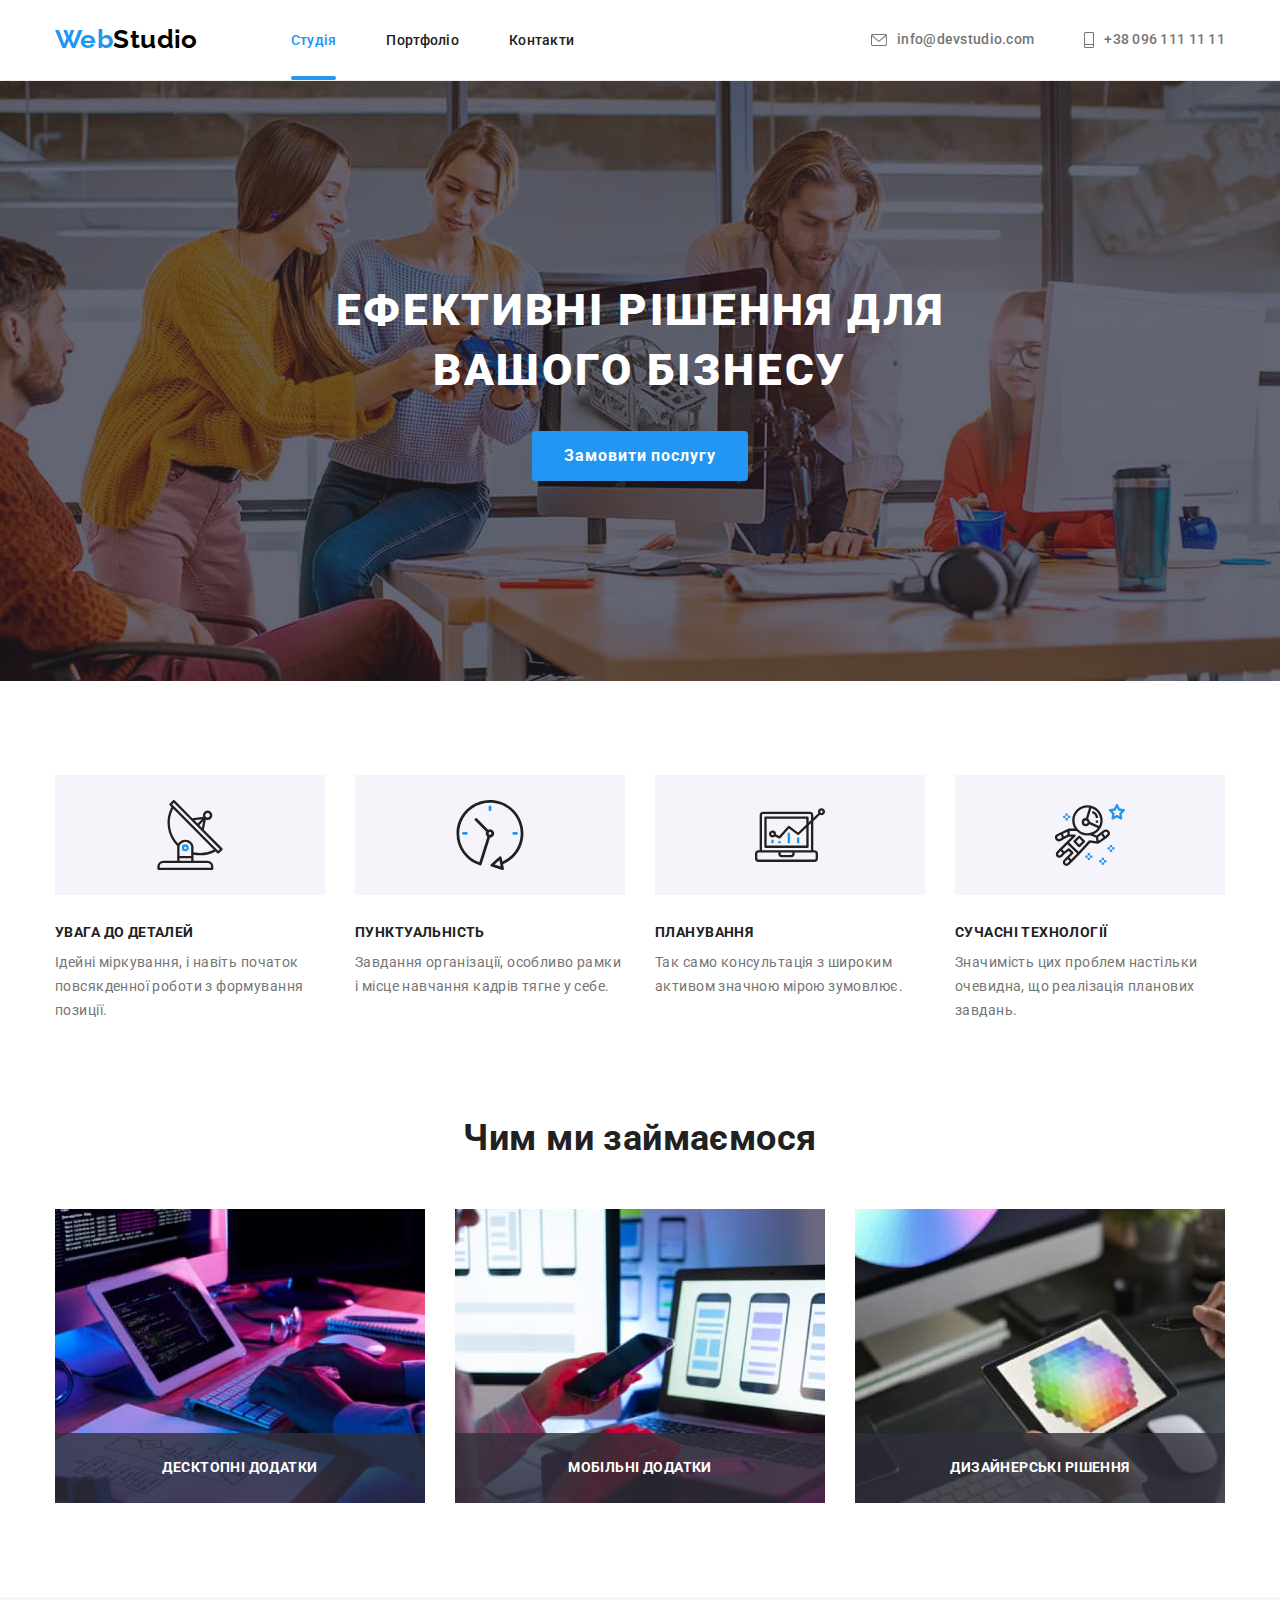
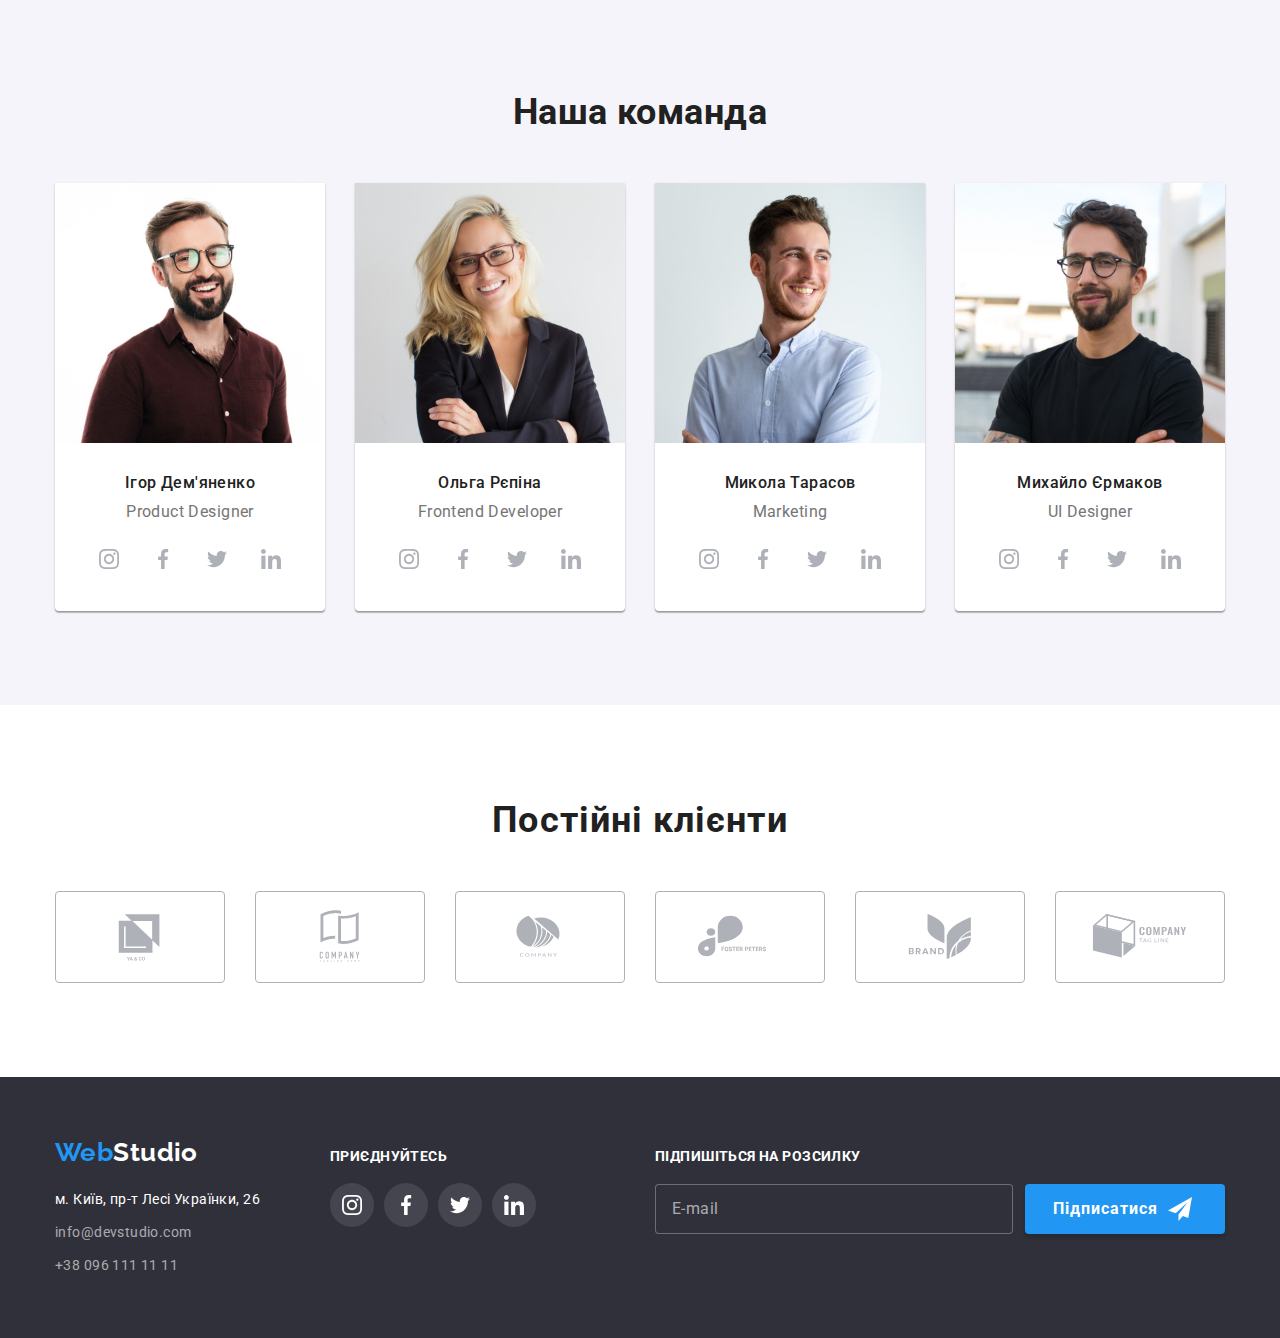
<file: index.html>
<!DOCTYPE html>
<html lang="en">
  <head>
    <meta charset="UTF-8" />
    <meta http-equiv="X-UA-Compatible" content="IE=edge" />
    <meta name="viewport" content="width=device-width, initial-scale=1.0" />

    <link rel="preconnect" href="https://fonts.googleapis.com" />
    <link rel="preconnect" href="https://fonts.gstatic.com" crossorigin />
    <link
      href="https://fonts.googleapis.com/css2?family=Raleway:wght@700&family=Roboto:wght@400;500;700;900&display=swap"
      rel="stylesheet"
    />
    <title>Студія</title>
    <!--modern normalize-->
    <link
      rel="stylesheet"
      href="https://cdnjs.cloudflare.com/ajax/libs/modern-normalize/1.1.0/modern-normalize.min.css"
    />
    <link rel="stylesheet" href="./css/main.min.css" />
    <link rel="preconnect" href="https://fonts.gstatic.com" />
  </head>
  <body>
    <header>
      <div class="container heder-container">
        <nav class="header-nav">
          <a href="./index.html" class="logo logo-header-menu link">
            <!--ссылка на возврат в начало страницы-->
            Web<span class="header-logo-span link">Studio</span>
          </a>
          <ul class="header-nav-menu">
            <!--список ссылок навигации по сайту-->
            <li>
              <a href="./index.html" class="header-nav-menu__link thumb-current current link">Студія</a>
            </li>
            <li>
              <a href="./portfolio.html" class="header-nav-menu__link thumb-current link">Портфоліо</a>
            </li>
            <li>
              <a href="" class="header-nav-menu__link thumb-current link">Контакти</a>
            </li>
          </ul>
        </nav>
        <!--список контактов-->
        <ul class="header-contacts">
          <li>
            <a href="mailto:info@devstudio.com" class="header-contacts__link mail link">
              <svg aria-label="icon mail" class="contacts-icon" width="16" height="12">
                <use href="./images/svg/sprite.svg#icon-mail"></use>
              </svg>
              info@devstudio.com</a
            >
          </li>
          <li>
            <a href="tel:+380961111111" class="header-contacts__link link">
              <svg aria-label="icon tel" class="contacts-icon" width="10" height="16">
                <use href="./images/svg/sprite.svg#icon-tel"></use>
              </svg>
              +38 096 111 11 11</a
            >
          </li>
        </ul>
      </div>
    </header>
    <main>
      <!--герой-->
      <section class="hero">
        <div class="container">
          <h1 class="hero-title">Ефективні рішення для вашого бізнесу</h1>
          <button data-modal-open type="button" class="btn-hero">Замовити послугу</button>
          <!--кнопка з посиланням-->
        </div>
      </section>
      <!--список переваг або особливостей-->
      <section class="especially">
        <div class="container">
          <h2 class="title visually-hidden">Наші особливості</h2>
          <!--позже спрячем чтобы на странице не было видно этого заголовка-->
          <ul class="especially__list">
            <li class="especially-item icon-antenna">
              <h3 class="title">Увага до деталей</h3>
              <p class="text">
                Ідейні міркування, і навіть початок повсякденної роботи з формування позиції.
              </p>
            </li>
            <li class="especially-item icon-clok">
              <h3 class="title">Пунктуальність</h3>
              <p class="text">
                Завдання організації, особливо рамки і місце навчання кадрів тягне у себе.
              </p>
            </li>
            <li class="especially-item icon-diagram">
              <h3 class="title">Планування</h3>
              <p class="text">Так само консультація з широким активом значною мірою зумовлює.</p>
            </li>
            <li class="especially-item icon-astronavt">
              <h3 class="title">Сучасні технології</h3>
              <p class="text">
                Значимість цих проблем настільки очевидна, що реалізація планових завдань.
              </p>
            </li>
          </ul>
        </div>
      </section>
      <!--Чим ми займаємося-->
      <section class="made">
        <div class="container">
          <h2 class="title-section">Чим ми займаємося</h2>
          <ul class="made__list">
            <li class="made__item">
              <div class="made__thumb">
                <img src="./images/box1.jpg" alt="ноутбук та девайс" width="370" />
                <p class="made__text">Десктопні додатки</p>
              </div>
            </li>
            <li class="made__item">
              <div class="made__thumb">
                <img src="./images/box2.jpg" alt="ноутбук та девайс" width="370" />
                <p class="made__text">Мобільні додатки</p>
              </div>
            </li>
            <li class="made__item">
              <div class="made__thumb">
                <img src="./images/box3.jpg" alt="ноутбук та девайс" width="370" />
                <p class="made__text">Дизайнерські рішення</p>
              </div>
            </li>
          </ul>
        </div>
      </section>
      <!--Наша команда-->
      <section class="team">
        <div class="container">
          <h2 class="title-section">Наша команда</h2>
          <ul class="team__list">
            <li class="team__items-employees">
              <img src="./images/ihor.jpg" alt="фото Ігор Дем'яненко" width="270" />
              <div class="team__cards-title">
                <h3 class="title">Ігор Дем'яненко</h3>
                <p class="text">Product Designer</p>
                <ul class="social-list">
                  <li class="social-list-item">
                    <a href="#" class="social-list-link">
                      <svg
                        aria-label="icon instagram"
                        class="social-list-icon"
                        width="20"
                        height="20"
                      >
                        <use href="./images/svg/sprite.svg#icon-instagram"></use>
                      </svg>
                    </a>
                  </li>
                  <li class="social-list-item">
                    <a href="#" class="social-list-link">
                      <svg
                        aria-label="icon facebook"
                        class="social-list-icon"
                        width="20"
                        height="20"
                      >
                        <use href="./images/svg/sprite.svg#icon-facebook"></use>
                      </svg>
                    </a>
                  </li>
                  <li class="social-list-item">
                    <a href="#" class="social-list-link">
                      <svg
                        aria-label="icon twitter"
                        class="social-list-icon"
                        width="20"
                        height="20"
                      >
                        <use href="./images/svg/sprite.svg#icon-twitter"></use>
                      </svg>
                    </a>
                  </li>
                  <li class="social-list-item">
                    <a href="#" class="social-list-link">
                      <svg
                        aria-label="icon linkedin"
                        class="social-list-icon"
                        width="20"
                        height="20"
                      >
                        <use href="./images/svg/sprite.svg#icon-linkedin"></use>
                      </svg>
                    </a>
                  </li>
                </ul>
              </div>
            </li>
            <li class="team__items-employees">
              <img src="./images/olga.jpg" alt="фото Ольга Рєпіна" width="270" />
              <div class="team__cards-title">
                <h3 class="title">Ольга Рєпіна</h3>
                <p class="text">Frontend Developer</p>
                <ul class="social-list">
                  <li class="social-list-item">
                    <a href="#" class="social-list-link">
                      <svg
                        aria-label="icon instagram"
                        class="social-list-icon"
                        width="20"
                        height="20"
                      >
                        <use href="./images/svg/sprite.svg#icon-instagram"></use>
                      </svg>
                    </a>
                  </li>
                  <li class="social-list-item">
                    <a href="#" class="social-list-link">
                      <svg
                        aria-label="icon facebook"
                        class="social-list-icon"
                        width="20"
                        height="20"
                      >
                        <use href="./images/svg/sprite.svg#icon-facebook"></use>
                      </svg>
                    </a>
                  </li>
                  <li class="social-list-item">
                    <a href="#" class="social-list-link">
                      <svg
                        aria-label="icon twitter"
                        class="social-list-icon"
                        width="20"
                        height="20"
                      >
                        <use href="./images/svg/sprite.svg#icon-twitter"></use>
                      </svg>
                    </a>
                  </li>
                  <li class="social-list-item">
                    <a href="#" class="social-list-link">
                      <svg
                        aria-label="icon linkedin"
                        class="social-list-icon"
                        width="20"
                        height="20"
                      >
                        <use href="./images/svg/sprite.svg#icon-linkedin"></use>
                      </svg>
                    </a>
                  </li>
                </ul>
              </div>
            </li>
            <li class="team__items-employees">
              <img src="./images/mykola.jpg" alt="фото Микола Тарасов" width="270" />
              <div class="team__cards-title">
                <h3 class="title">Микола Тарасов</h3>
                <p class="text">Marketing</p>
                <ul class="social-list">
                  <li class="social-list-item">
                    <a href="#" class="social-list-link">
                      <svg
                        aria-label="icon instagram"
                        class="social-list-icon"
                        width="20"
                        height="20"
                      >
                        <use href="./images/svg/sprite.svg#icon-instagram"></use>
                      </svg>
                    </a>
                  </li>
                  <li class="social-list-item">
                    <a href="#" class="social-list-link">
                      <svg
                        aria-label="icon facebook"
                        class="social-list-icon"
                        width="20"
                        height="20"
                      >
                        <use href="./images/svg/sprite.svg#icon-facebook"></use>
                      </svg>
                    </a>
                  </li>
                  <li class="social-list-item">
                    <a href="#" class="social-list-link">
                      <svg
                        aria-label="icon twitter"
                        class="social-list-icon"
                        width="20"
                        height="20"
                      >
                        <use href="./images/svg/sprite.svg#icon-twitter"></use>
                      </svg>
                    </a>
                  </li>
                  <li class="social-list-item">
                    <a href="#" class="social-list-link">
                      <svg
                        aria-label="icon linkedin"
                        class="social-list-icon"
                        width="20"
                        height="20"
                      >
                        <use href="./images/svg/sprite.svg#icon-linkedin"></use>
                      </svg>
                    </a>
                  </li>
                </ul>
              </div>
            </li>
            <li class="team__items-employees">
              <img src="./images/myhailo.jpg" alt="фото Михайло Єрмаков" width="270" />
              <div class="team__cards-title">
                <h3 class="title">Михайло Єрмаков</h3>
                <p class="text">UI Designer</p>
                <ul class="social-list">
                  <li class="social-list-item">
                    <a href="#" class="social-list-link">
                      <svg
                        aria-label="icon instagram"
                        class="social-list-icon"
                        width="20"
                        height="20"
                      >
                        <use href="./images/svg/sprite.svg#icon-instagram"></use>
                      </svg>
                    </a>
                  </li>
                  <li class="social-list-item">
                    <a href="#" class="social-list-link">
                      <svg
                        aria-label="icon facebook"
                        class="social-list-icon"
                        width="20"
                        height="20"
                      >
                        <use href="./images/svg/sprite.svg#icon-facebook"></use>
                      </svg>
                    </a>
                  </li>
                  <li class="social-list-item">
                    <a href="#" class="social-list-link">
                      <svg
                        aria-label="icon twitter"
                        class="social-list-icon"
                        width="20"
                        height="20"
                      >
                        <use href="./images/svg/sprite.svg#icon-twitter"></use>
                      </svg>
                    </a>
                  </li>
                  <li class="social-list-item">
                    <a href="#" class="social-list-link">
                      <svg
                        aria-label="icon linkedin"
                        class="social-list-icon"
                        width="20"
                        height="20"
                      >
                        <use href="./images/svg/sprite.svg#icon-linkedin"></use>
                      </svg>
                    </a>
                  </li>
                </ul>
              </div>
            </li>
          </ul>
        </div>
      </section>
      <!--постійні клієнти-->
      <section class="client">
        <div class="container">
          <h2 class="client-title">Постійні клієнти</h2>
          <ul class="client__list">
            <li class="client__list-item">
              <a href="" class="client__list-link">
                <svg aria-label="icon client 1" class="client__list-icon">
                  <use href="./images/svg/sprite.svg#icon-Logo1"></use>
                </svg>
              </a>
            </li>
            <li class="client__list-item">
              <a href="" class="client__list-link">
                <svg aria-label="icon client 2" class="client__list-icon">
                  <use href="./images/svg/sprite.svg#icon-Logo2"></use>
                </svg>
              </a>
            </li>
            <li class="client__list-item">
              <a href="" class="client__list-link">
                <svg aria-label="icon client 3" class="client__list-icon">
                  <use href="./images/svg/sprite.svg#icon-Logo3"></use>
                </svg>
              </a>
            </li>
            <li class="client__list-item">
              <a href="" class="client__list-link">
                <svg aria-label="icon client 4" class="client__list-icon">
                  <use href="./images/svg/sprite.svg#icon-Logo4"></use>
                </svg>
              </a>
            </li>
            <li class="client__list-item">
              <a href="" class="client__list-link">
                <svg aria-label="icon client 5" class="client__list-icon">
                  <use href="./images/svg/sprite.svg#icon-Logo5"></use>
                </svg>
              </a>
            </li>
            <li class="client__list-item">
              <a href="" class="client__list-link">
                <svg aria-label="icon client 6" class="client__list-icon">
                  <use href="./images/svg/sprite.svg#icon-Logo6"></use>
                </svg>
              </a>
            </li>
          </ul>
        </div>
      </section>
    </main>
    <footer class="footer">
      <!--тег addres-->
      <div class="container footer__block">
        <div class="footer__block-logo-address">
          <a href="./index.html" class="logo link">
            Web<span class="footer-logo link">Studio</span></a
          >
          <address>
            <ul>
              <li class="footer-address-list">
                <a
                  href="https://goo.gl/maps/6emUorHh679U21bC7"
                  target="_blank"
                  rel="noopener nofollow noreferrer"
                  class="footer-address link"
                  >м. Київ, пр-т Лесі Українки, 26</a
                ><!--поставила для rel все три атрибута ШОБ надежнее )))-->
              </li>
              <li class="footer-address-list">
                <a href="mailto:info@devstudio.com" class="footer-contacts mail link"
                  >info@devstudio.com</a
                >
              </li>
              <li class="footer-address-list without-margin">
                <a href="tel:+380961111111" class="footer-contacts link">+38 096 111 11 11</a>
              </li>
            </ul>
          </address>
        </div>
        <div class="footer__block-social">
          <p class="footer-title">Приєднуйтесь</p>
          <ul class="social-list">
            <li class="social-list-item">
              <a href="#" class="social-list-link footer">
                <svg
                  aria-label="icon instagram"
                  class="social-list-icon footer"
                  width="20"
                  height="20"
                >
                  <use href="./images/svg/sprite.svg#icon-instagram"></use>
                </svg>
              </a>
            </li>
            <li class="social-list-item">
              <a href="#" class="social-list-link footer">
                <svg
                  aria-label="icon facebook"
                  class="social-list-icon footer"
                  width="20"
                  height="20"
                >
                  <use href="./images/svg/sprite.svg#icon-facebook"></use>
                </svg>
              </a>
            </li>
            <li class="social-list-item">
              <a href="#" class="social-list-link footer">
                <svg
                  aria-label="icon twitter"
                  class="social-list-icon footer"
                  width="20"
                  height="20"
                >
                  <use href="./images/svg/sprite.svg#icon-twitter"></use>
                </svg>
              </a>
            </li>
            <li class="social-list-item">
              <a href="#" class="social-list-link footer">
                <svg
                  aria-label="icon linkedin"
                  class="social-list-icon footer"
                  width="20"
                  height="20"
                >
                  <use href="./images/svg/sprite.svg#icon-linkedin"></use>
                </svg>
              </a>
            </li>
          </ul>
        </div>

        <div class="footer-form">
          <p class="footer-form-title">Підпишіться на розсилку</p>
          <form class="footer-form-subscribe">
            <label class="footer-form-label">
              <input
                type="email"
                class="footer-form-input"
                name="mail footer"
                placeholder="E-mail" required
              />
            </label>
            <button type="submit" class="btn-footer-submit">
              Підписатися
              <svg aria-label="icon send" class="icon-send" width="24" height="24">
                <use href="./images/svg/sprite.svg#icon-send"></use>
              </svg>
            </button>
        </form>
      </div>
    </footer>
    <!---->
    <div class="backdrop is-hidden" data-modal>
      <div class="modal">
        <button type="button" class="modal-close" data-modal-close>
          <svg class="icon-close-black" aria-label="icon close black" height="18" width="18">
            <use href="./images/svg/sprite.svg#icon-close-black"></use>
          </svg>
        </button>
        <p class="modal-title">Залиште свої дані, ми вам передзвонимо</p>
        <form class="modal-form">
          <label class="modal-form-field">
            <span class="modal-form-label-name"> Ім'я</span>
            <!--div у label вкладати не можна-->
            <span class="modal-form-input-thumb">
              <input type="text" class="modal-form-input" name="name" required />
              <svg aria-label="icon person" class="modal-form-input-icon" width="20" height="20">
                <use href="./images/svg/sprite.svg#icon-person-18"></use>
              </svg>
            </span>
          </label>
          <label class="modal-form-field">
            <span class="modal-form-label-name"> Телефон</span>
            <span class="modal-form-input-thumb">
              <input type="tel" class="modal-form-input" name="tel" title="380-xx-xx-xx" required />
              <svg aria-label="icon person" class="modal-form-input-icon" width="20" height="20">
                <use href="./images/svg/sprite.svg#icon-phone-18"></use>
              </svg>
            </span>
          </label>
          <label class="modal-form-field">
            <span class="modal-form-label-name">Пошта</span>
            <span class="modal-form-input-thumb">
              <input type="email" class="modal-form-input" name="mail" />
              <svg aria-label="icon person" class="modal-form-input-icon" width="20" height="20">
                <use href="./images/svg/sprite.svg#icon-email-18"></use>
              </svg>
            </span>
          </label>
          <label class="modal-form-field textaria">
            <span class="modal-form-label-name">Коментар</span>
            <textarea
              class="modal-form-message"
              name="massage"
              placeholder="Введіть тект"
            ></textarea>
          </label>
          <label class="modal-form-checkbox-text">
            <input type="checkbox" class="modal-form-checkbox" name="checkbox-accept" required />
            <svg class="modal-form-own-checkbox" aria-label="icon check" width="16" height="15">
              <use class="own-checkbox-icon" href="./images/svg/sprite.svg#icon-check"></use>
            </svg>
            Погоджуюся з розсилкою та приймаю&nbsp
            <a href="#" class="link-agreement">Умови договору</a>
          </label>
          <button type="submit" class="btn-form-submit">Відправити</button>
        </form>
      </div>
    </div>
    <script src="./js/modal.js"></script>
  </body>
</html>
</file>
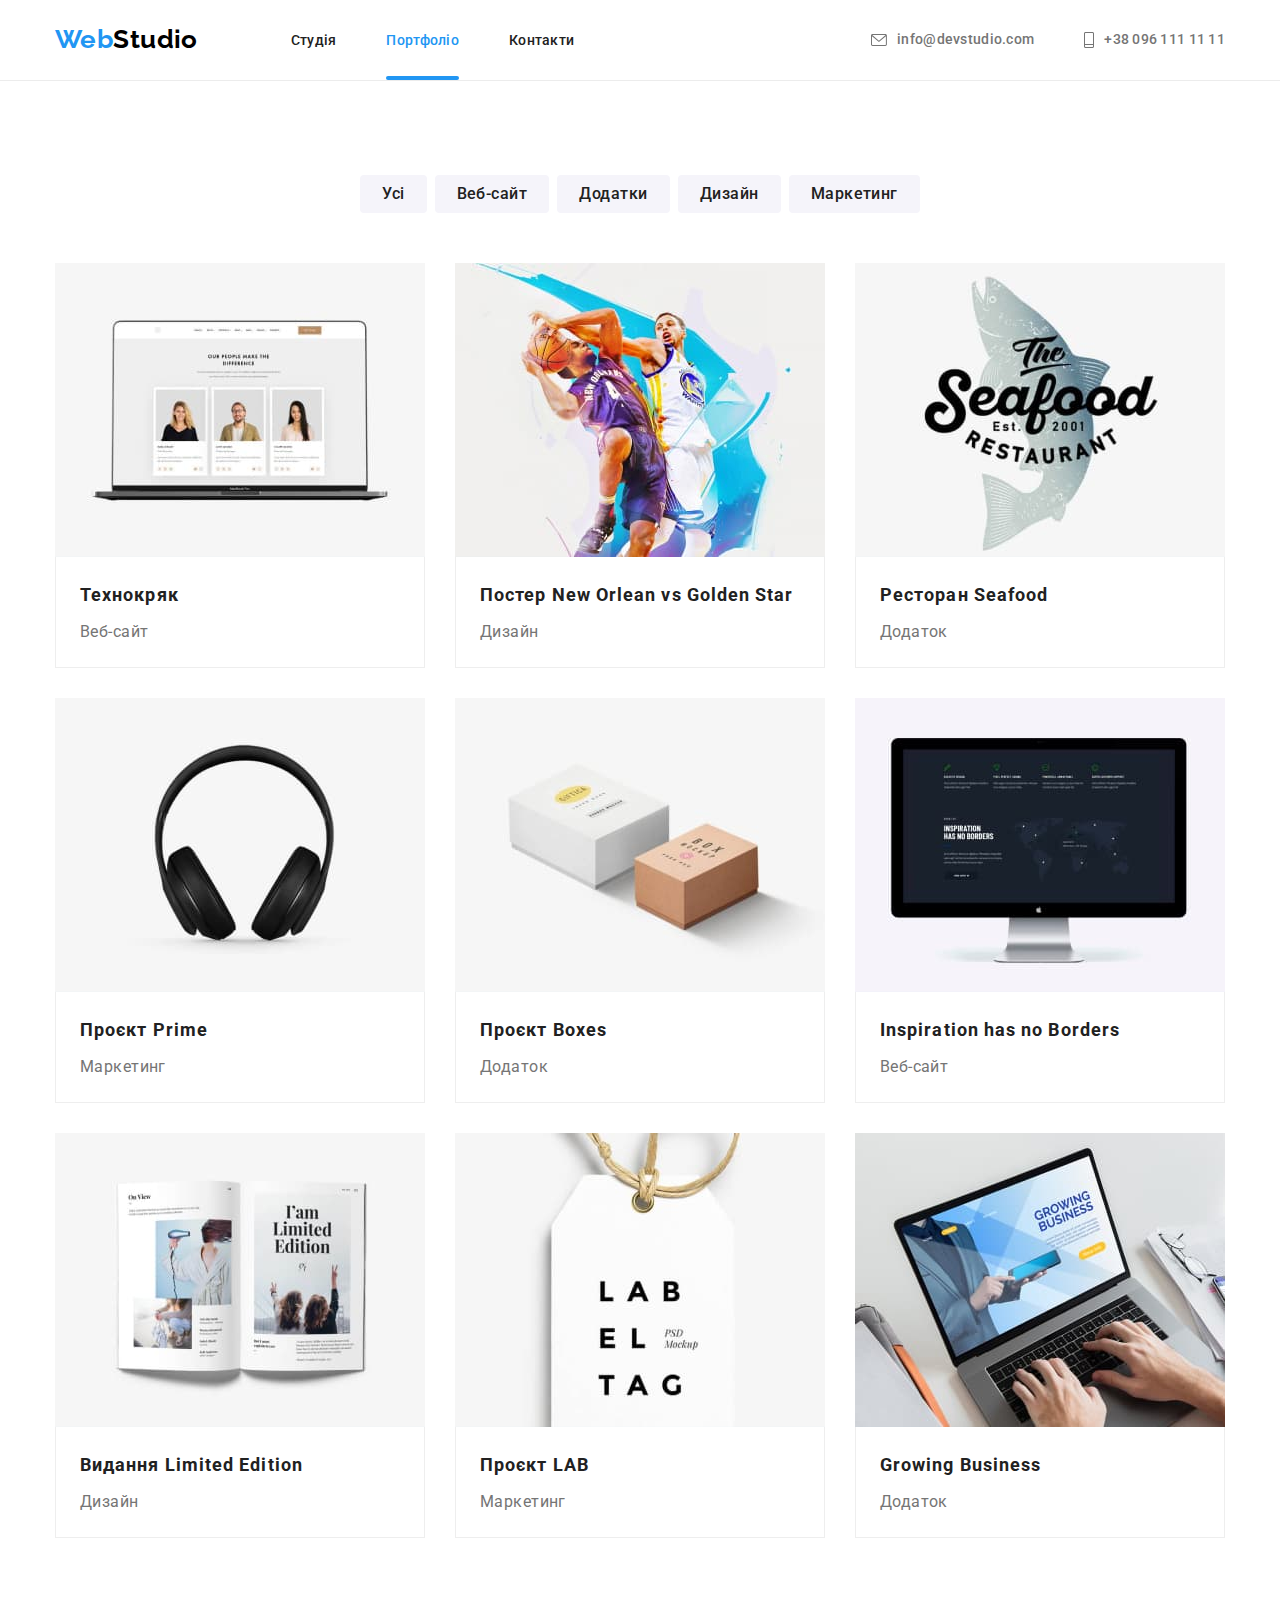
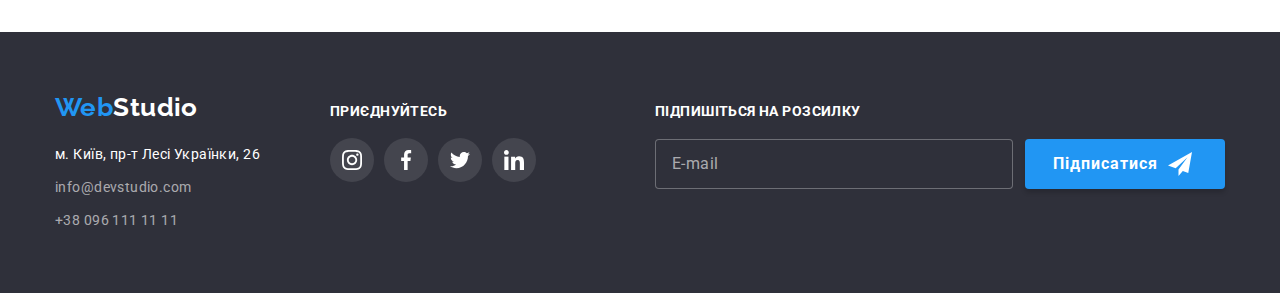
<file: portfolio.html>
<!DOCTYPE html>
<html lang="en">
  <head>
    <meta charset="UTF-8" />
    <meta http-equiv="X-UA-Compatible" content="IE=edge" />
    <meta name="viewport" content="width=device-width, initial-scale=1.0" />
    <link rel="preconnect" href="https://fonts.googleapis.com" />
    <link rel="preconnect" href="https://fonts.gstatic.com" crossorigin />
    <link
      href="https://fonts.googleapis.com/css2?family=Raleway:wght@700&family=Roboto:wght@400;500;700;900&display=swap"
      rel="stylesheet"
    />
    <title>Портфоліо</title>
    <!--modern normalize-->
    <link
      rel="stylesheet"
      href="https://cdnjs.cloudflare.com/ajax/libs/modern-normalize/1.1.0/modern-normalize.min.css"
    />
    <link rel="stylesheet" href="./css/main.min.css" />
  </head>
  <body>
    <header>
      <div class="container heder-container">
        <nav class="header-nav">
          <a href="./index.html" class="logo logo-header-menu link">
            <!--ссылка на возврат в начало страницы-->
            Web<span class="header-logo-span link">Studio</span>
          </a>
          <ul class="header-nav-menu">
            <!--список ссылок навигации по сайту-->
            <li><a href="./index.html" class="header-nav-menu__link thumb-current link">Студія</a></li>
            <li>
              <a href="./portfolio.html" class="header-nav-menu__link current thumb-current link"
                >Портфоліо</a
              >
            </li>
            <li><a href="" class="header-nav-menu__link thumb-current link">Контакти</a></li>
          </ul>
        </nav>
        <!--список контактов-->
        <ul class="header-contacts">
          <li>
            <a href="mailto:info@devstudio.com" class="header-contacts__link mail link">
              <svg aria-label="icon mail" class="contacts-icon" width="16" height="12">
                <use href="./images/svg/sprite.svg#icon-mail"></use>
              </svg>
              info@devstudio.com</a
            >
          </li>
          <li>
            <a href="tel:+380961111111" class="header-contacts__link link">
              <svg aria-label="icon tel" class="contacts-icon" width="10" height="16">
                <use href="./images/svg/sprite.svg#icon-tel"></use>
              </svg>
              +38 096 111 11 11</a
            >
          </li>
        </ul>
      </div>
    </header>
    <main>
      <!--фильтр-->
      <section class="portfolio">
        <!--заголовок не будет отображатся на странице-->
        <h1 class="visually-hidden">Портфоліо</h1>
        <div class="container">
          <ul class="portfolio__btn-list">
            <li><button type="button" class="portfolio__btn-list-item">Усі</button></li>
            <li><button type="button" class="portfolio__btn-list-item">Веб-сайт</button></li>
            <li><button type="button" class="portfolio__btn-list-item">Додатки</button></li>
            <li><button type="button" class="portfolio__btn-list-item">Дизайн</button></li>
            <li><button type="button" class="portfolio__btn-list-item">Маркетинг</button></li>
          </ul>
          <!--portfolio-->
          <ul class="portfolio__cards-list">
            <li class="portfolio__cards-list-item">
              <a class="portfolio__cards-list-link link" href="">
                <div class="portfolio-thumb">
                  <img
                    src="./images/portfolio/img11.jpg"
                    alt="Приклад сторінки веб-сайту"
                    width="370"
                    height="290"
                  />

                  <p class="portfolio-hover-text portfolio-actions">
                    Ресурс пропонує комплексні пропозиції з різним рівнем функціоналу та сервісів.
                    Все це дозволить відвідувачу отримати вичерпні відомості про компанію чи
                    приватну особу. Технокряк Веб-сайт
                  </p>
                </div>
                <div class="portfolio__cards-title">
                  <h2 class="title">Технокряк</h2>
                  <p class="text">Веб-сайт</p>
                </div>
              </a>
            </li>
            <li class="portfolio__cards-list-item">
              <a class="portfolio__cards-list-link link" href="">
                <div class="portfolio-thumb">
                  <img
                    src="./images/portfolio/img12.jpg"
                    alt="Постер New Orlean vs Golden Star"
                    width="370"
                    height="290"
                  />
                  <p class="portfolio-hover-text portfolio-actions">
                    Ресурс пропонує комплексні пропозиції з різним рівнем функціоналу та сервісів.
                    Все це дозволить відвідувачу отримати вичерпні відомості про компанію чи
                    приватну особу. Технокряк Веб-сайт
                  </p>
                </div>
                <div class="portfolio__cards-title">
                  <h2 class="title">Постер New Orlean vs Golden Star</h2>
                  <p class="text">Дизайн</p>
                </div>
              </a>
            </li>
            <li class="portfolio__cards-list-item">
              <a class="portfolio__cards-list-link link" href="">
                <div class="portfolio-thumb">
                  <img
                    src="./images/portfolio/img13.jpg"
                    alt="Лого ресторану Seafood"
                    width="370"
                    height="290"
                  />
                  <p class="portfolio-hover-text portfolio-actions">
                    Ресурс пропонує комплексні пропозиції з різним рівнем функціоналу та сервісів.
                    Все це дозволить відвідувачу отримати вичерпні відомості про компанію чи
                    приватну особу. Технокряк Веб-сайт
                  </p>
                </div>
                <div class="portfolio__cards-title">
                  <h2 class="title">Ресторан Seafood</h2>
                  <p class="text">Додаток</p>
                </div>
              </a>
            </li>
            <li class="portfolio__cards-list-item">
              <a class="portfolio__cards-list-link link" href="">
                <div class="portfolio-thumb">
                  <img
                    src="./images/portfolio/img21.jpg"
                    alt="навушники"
                    width="370"
                    height="290"
                  />
                  <p class="portfolio-hover-text portfolio-actions">
                    Ресурс пропонує комплексні пропозиції з різним рівнем функціоналу та сервісів.
                    Все це дозволить відвідувачу отримати вичерпні відомості про компанію чи
                    приватну особу. Технокряк Веб-сайт
                  </p>
                </div>

                <div class="portfolio__cards-title">
                  <h2 class="title">Проєкт Prime</h2>
                  <p class="text">Маркетинг</p>
                </div>
              </a>
            </li>
            <li class="portfolio__cards-list-item">
              <a class="portfolio__cards-list-link link" href="">
                <div class="portfolio-thumb">
                  <img
                    src="./images/portfolio/img22.jpg"
                    alt="Дві коробки біла та бежева"
                    width="370"
                    height="290"
                  />
                  <p class="portfolio-hover-text portfolio-actions">
                    Ресурс пропонує комплексні пропозиції з різним рівнем функціоналу та сервісів.
                    Все це дозволить відвідувачу отримати вичерпні відомості про компанію чи
                    приватну особу. Технокряк Веб-сайт
                  </p>
                </div>

                <div class="portfolio__cards-title">
                  <h2 class="title">Проєкт Boxes</h2>
                  <p class="text">Додаток</p>
                </div>
              </a>
            </li>
            <li class="portfolio__cards-list-item">
              <a class="portfolio__cards-list-link link" href="">
                <div class="portfolio-thumb">
                  <img
                    src="./images/portfolio/img23.jpg"
                    alt="Монітор з прикладом веб-сайту"
                    width="370"
                    height="290"
                  />
                  <p class="portfolio-hover-text portfolio-actions">
                    Ресурс пропонує комплексні пропозиції з різним рівнем функціоналу та сервісів.
                    Все це дозволить відвідувачу отримати вичерпні відомості про компанію чи
                    приватну особу. Технокряк Веб-сайт
                  </p>
                </div>

                <div class="portfolio__cards-title">
                  <h2 class="title">Inspiration has no Borders</h2>
                  <p class="text">Веб-сайт</p>
                </div>
              </a>
            </li>
            <li class="portfolio__cards-list-item">
              <a class="portfolio__cards-list-link link" href="">
                <div class="portfolio-thumb">
                  <img
                    src="./images/portfolio/img31.jpg"
                    alt="Розгорнута сторінка журналу Limited Edition"
                    width="370"
                    height="290"
                  />
                  <p class="portfolio-hover-text portfolio-actions">
                    Ресурс пропонує комплексні пропозиції з різним рівнем функціоналу та сервісів.
                    Все це дозволить відвідувачу отримати вичерпні відомості про компанію чи
                    приватну особу. Технокряк Веб-сайт
                  </p>
                </div>

                <div class="portfolio__cards-title">
                  <h2 class="title">Видання Limited Edition</h2>
                  <p class="text">Дизайн</p>
                </div>
              </a>
            </li>
            <li class="portfolio__cards-list-item">
              <a class="portfolio__cards-list-link link" href="">
                <div class="portfolio-thumb">
                  <img
                    src="./images/portfolio/img32.jpg"
                    alt="Біла етикетка з написом Lab el tag"
                    width="370"
                    height="290"
                  />
                  <p class="portfolio-hover-text portfolio-actions">
                    Ресурс пропонує комплексні пропозиції з різним рівнем функціоналу та сервісів.
                    Все це дозволить відвідувачу отримати вичерпні відомості про компанію чи
                    приватну особу. Технокряк Веб-сайт
                  </p>
                </div>

                <div class="portfolio__cards-title">
                  <h2 class="title">Проєкт LAB</h2>
                  <p class="text">Маркетинг</p>
                </div>
              </a>
            </li>
            <li class="portfolio__cards-list-item">
              <a class="portfolio__cards-list-link link" href="">
                <div class="portfolio-thumb">
                  <img
                    src="./images/portfolio/img33.jpg"
                    alt="Відкритий ноутбук"
                    width="370"
                    height="290"
                  />
                  <p class="portfolio-hover-text portfolio-actions">
                    Ресурс пропонує комплексні пропозиції з різним рівнем функціоналу та сервісів.
                    Все це дозволить відвідувачу отримати вичерпні відомості про компанію чи
                    приватну особу. Технокряк Веб-сайт
                  </p>
                </div>

                <div class="portfolio__cards-title">
                  <h2 class="title">Growing Business</h2>
                  <p class="text">Додаток</p>
                </div>
              </a>
            </li>
          </ul>
        </div>
      </section>
    </main>
    <footer class="footer">
      <!--тег addres-->
      <div class="container footer__block">
        <div class="footer__block-logo-address">
          <a href="./index.html" class="logo link">
            Web<span class="footer-logo link">Studio</span></a
          >
          <address>
            <ul>
              <li class="footer-address-list">
                <a
                  href="https://goo.gl/maps/6emUorHh679U21bC7"
                  target="_blank"
                  rel="noopener nofollow noreferrer"
                  class="footer-address link"
                  >м. Київ, пр-т Лесі Українки, 26</a
                ><!--поставила для rel все три атрибута ШОБ надежнее )))-->
              </li>
              <li class="footer-address-list">
                <a href="mailto:info@devstudio.com" class="footer-contacts mail link"
                  >info@devstudio.com</a
                >
              </li>
              <li class="footer-address-list without-margin">
                <a href="tel:+380961111111" class="footer-contacts link">+38 096 111 11 11</a>
              </li>
            </ul>
          </address>
        </div>
        <div class="footer__block-social">
          <p class="footer-title">Приєднуйтесь</p>
          <ul class="social-list">
            <li class="social-list-item">
              <a href="#" class="social-list-link footer">
                <svg
                  aria-label="icon instagram"
                  class="social-list-icon footer"
                  width="20"
                  height="20"
                >
                  <use href="./images/svg/sprite.svg#icon-instagram"></use>
                </svg>
              </a>
            </li>
            <li class="social-list-item">
              <a href="#" class="social-list-link footer">
                <svg
                  aria-label="icon facebook"
                  class="social-list-icon footer"
                  width="20"
                  height="20"
                >
                  <use href="./images/svg/sprite.svg#icon-facebook"></use>
                </svg>
              </a>
            </li>
            <li class="social-list-item">
              <a href="#" class="social-list-link footer">
                <svg
                  aria-label="icon twitter"
                  class="social-list-icon footer"
                  width="20"
                  height="20"
                >
                  <use href="./images/svg/sprite.svg#icon-twitter"></use>
                </svg>
              </a>
            </li>
            <li class="social-list-item">
              <a href="#" class="social-list-link footer">
                <svg
                  aria-label="icon linkedin"
                  class="social-list-icon footer"
                  width="20"
                  height="20"
                >
                  <use href="./images/svg/sprite.svg#icon-linkedin"></use>
                </svg>
              </a>
            </li>
          </ul>
        </div>
        <form class="footer-form">
          <p class="footer-form-title">Підпишіться на розсилку</p>
          <div class="footer-form-subscribe">
            <label class="footer-form-label">
              <input
                type="email"
                class="footer-form-input"
                name="mail footer"
                placeholder="E-mail" required
              />
            </label>
            <button type="submit" class="btn-footer-submit">
              Підписатися
              <svg aria-label="icon send" class="icon-send" width="24" height="24">
                <use href="./images/svg/sprite.svg#icon-send"></use>
              </svg>
            </button>
        </form>
      </div>
    </footer>
    <script src="./js/modal.js"></script>
  </body>
</html>
</file>
<file: css/main.min.css>
:root{--text-primary-color: #212121;--text-color: #757575;--accent-color: #2196f3;--white-color: #fff;--btn-prim-color: #F5F4FA;--footer-color: #2F303A;--header-logo-color: #000;--footer-contacts-color: rgba(255, 255, 255, 0.6);--header-border-color: #ECECEC;--border-portfolio-color: #EEEEEE;--btn-alternative-hover-color: #188CE8;--icon-color: #AFB1B8;--footer-link-color: #ffffff1a;--bezier: cubic-bezier(0.4, 0, 0.2, 1)}.visually-hidden{position:absolute;white-space:nowrap;width:1px;height:1px;overflow:hidden;border:0;padding:0;clip:rect(0 0 0 0);clip-path:inset(50%);margin:-1px}body{font-family:Roboto,sans-serif;background-color:var(--white-color);color:var(--text-primary-color);font-size:14px;letter-spacing:.03em}h1,h2,h3,h4,p{margin:0}img{display:block;max-width:100%;height:auto}ul{list-style:none;margin:0;padding-left:0}.link{text-decoration:none}button{cursor:pointer;display:block;border:none;border-radius:4px}.title{color:var(--text-primary-color)}.text{color:var(--text-color)}.especially .title-section,.made .title-section,.team .title-section{font-weight:700;font-size:36px;line-height:1.17;text-align:center}.made .title-section{margin-bottom:50px}section{padding-top:94px;padding-bottom:94px}.container{width:1200px;padding:0 15px;margin:0 auto}.logo{color:var(--accent-color);font-family:Raleway,sans-serif;font-weight:700;font-size:26px;line-height:1.19}.logo-header-menu{margin-right:93px;padding-top:24px;padding-bottom:25px}.header-logo-span{color:var(--header-logo-color)}.social-list{display:flex;justify-content:center;column-gap:10px}.social-list-link{display:flex;align-items:center;justify-content:center;width:44px;height:44px;border-radius:50%;color:var(--icon-color);background-color:var(--white-color);transition:background-color 250ms var(--bezier),color 250ms var(--bezier)}.social-list-link:hover,.social-list-link:focus{background-color:var(--accent-color);color:var(--white-color)}.social-list-icon{fill:currentColor}.portfolio__btn-list{display:flex;justify-content:center;column-gap:8px;margin-bottom:50px}.portfolio__btn-list-item{display:inline-block;padding:6px 22px;color:var(--text-primary-color);background-color:var(--btn-prim-color);font-weight:500;font-size:16px;line-height:1.63;letter-spacing:.03em;transition:color 250ms var(--bezier),background-color 250ms var(--bezier),box-shadow 250ms var(--bezier)}.portfolio__btn-list-item:hover,.portfolio__btn-list-item:focus{color:var(--white-color);background-color:var(--accent-color);box-shadow:0px 3px 1px rgba(0,0,0,.1),0px 1px 2px rgba(0,0,0,.08),0px 2px 2px rgba(0,0,0,.12)}.footer-logo{color:var(--white-color)}.social-list-link.footer{background-color:var(--footer-link-color);color:var(--white-color);transition:background-color 250ms var(--bezier)}.social-list-icon.footer{fill:currentColor}.social-list-link.footer:hover,.social-list-link.footer:focus{background-color:var(--accent-color)}.backdrop{position:fixed;left:0px;top:0px;width:100%;height:100%;background-color:rgba(0,0,0,.2);z-index:100}.backdrop.is-hidden{opacity:0;pointer-events:none;visibility:hidden;transition:opacity 250ms var(--bezier),visibility 5000ms var(--bezier)}.modal{position:absolute;top:50%;left:50%;min-width:528px;min-height:581px;background-color:var(--white-color);transform:translate(-50%, -50%) scale(1);transition:transform 250ms var(--bezier);padding:40px}.backdrop.is-hidden .modal{transform:translate(-50%, -50%) scale(0.5)}.modal-close{position:absolute;top:8px;right:8px;display:flex;align-items:center;justify-content:center;width:30px;height:30px;padding:0;border-radius:50%;border:1px solid rgba(0,0,0,.1);color:var(--header-logo-color);background-color:var(--white-color)}.icon-close-black{transition:fill 500ms var(--bezier)}.modal-close:hover .icon-close-black{fill:var(--accent-color)}.modal-title{font-weight:700;font-size:20px;line-height:1.15;text-align:center;color:var(--text-primary-color);margin-bottom:12px}.modal-form{display:flex;flex-direction:column}.modal-form-field{margin-bottom:10px}.modal-form-field.textaria{margin-bottom:20px}.modal-form-label-name{display:block;font-weight:400;font-size:12px;line-height:1.17;letter-spacing:.01em;color:var(--text-color);margin-bottom:4px}.modal-form-input-thumb{position:relative;display:block}.modal-form-input{width:100%;height:40px;border:1px solid rgba(33,33,33,.2);border-radius:4px;padding-left:42px;transition:border-color 250ms var(--bezier)}.modal-form-field:focus-within .modal-form-input,.modal-form-field:hover .modal-form-input,.modal-form-field:focus-within .modal-form-message,.modal-form-field:hover .modal-form-message{border-color:var(--accent-color)}.modal-form-input:focus,.modal-form-message:focus{outline:none;border-color:var(--accent-color)}.modal-form-input-icon{position:absolute;left:12px;top:50%;transform:translateY(-50%);transition:fill 250ms var(--bezier)}.modal-form-input:focus+.modal-form-input-icon{fill:var(--accent-color)}.modal-form-field:focus-within .modal-form-input-icon,.modal-form-field:hover .modal-form-input-icon{fill:var(--accent-color)}.modal-form-checkbox-text{font-weight:400;font-size:14px;line-height:1.71;color:var(--text-color)}.link-agreement{font-weight:400;font-size:14px;line-height:1.71;text-decoration-line:underline;color:var(--accent-color)}.modal-form-message{resize:none;width:100%;height:120px;border:1px solid rgba(33,33,33,.2);border-radius:4px;padding:12px 16px;transition:border-color 250ms var(--bezier)}.modal-form-message::placeholder{font-weight:400;font-size:12px;line-height:1.17;letter-spacing:.01em;color:rgba(117,117,117,.5)}.modal-form-checkbox-text{display:flex;align-items:center;justify-content:center;margin-bottom:30px}.modal-form-checkbox{position:absolute;appearance:none}.modal-form-own-checkbox{border-radius:2px;border:2px solid var(--text-primary-color);fill:var(--white-color);margin-right:7px}.modal-form-checkbox:checked+.modal-form-own-checkbox{background-color:var(--accent-color);border-color:var(--accent-color)}.modal-form-checkbox:focus+.modal-form-own-checkbox{border-color:var(--accent-color)}.btn-form-submit{align-self:center;width:200px;height:50px;padding:10px 52px;font-weight:700;font-size:16px;line-height:1.9;letter-spacing:.06em;color:var(--white-color);background:var(--accent-color);box-shadow:0px 4px 4px rgba(0,0,0,.15);border-radius:4px;transition:background-color 250ms var(--bezier)}.btn-form-submit:hover{background-color:var(--btn-alternative-hover-color)}.footer-form{margin-left:auto}.footer-form-title{display:inline-block;margin-bottom:20px;font-weight:700;font-size:14px;line-height:16px;text-transform:uppercase;color:var(--white-color)}.footer-form-subscribe{display:flex;align-items:center;gap:12px}.footer-form-input{width:358px;height:50px;padding:15px 16px;background-color:var(--footer-color);border:1px solid rgba(255,255,255,.3);border-radius:4px;color:var(--white-color)}.footer-form-input::placeholder{font-weight:400;font-size:16px;line-height:1.25;letter-spacing:.03em;color:rgba(255,255,255,.6)}.btn-footer-submit{display:inline-flex;align-items:center;padding:10px 28px;width:200px;height:50px;font-weight:700;font-size:16px;line-height:1.9;letter-spacing:.06em;color:var(--white-color);background:var(--accent-color);box-shadow:0px 4px 4px rgba(0,0,0,.15);border-radius:4px;transition:background-color 250ms var(--bezier)}.btn-footer-submit:hover{background-color:var(--btn-alternative-hover-color)}.icon-send{margin-left:10px;fill:var(--white-color)}.heder-container,.header-nav,.header-nav-menu,.header-contacts{display:flex;align-items:center}.header-nav-menu{column-gap:50px}.header-nav-menu__link,.header-contacts__link{padding-top:32px;padding-bottom:32px}.header-contacts{margin-left:auto;gap:50px}.header-nav-menu__link{color:var(--text-primary-color);font-weight:500;line-height:1.14;letter-spacing:.02em;transition:color 250ms var(--bezier)}.header-nav-menu__link:hover,.header-nav-menu__link:focus{color:var(--accent-color)}.header-nav-menu__link.current{color:var(--accent-color)}.thumb-current{position:relative}.thumb-current::after{display:block;position:absolute;content:"";height:4px;width:100%;bottom:0;background-color:var(--accent-color);border-radius:2px;opacity:0}.current.thumb-current::after{opacity:1}.header-contacts__link{display:flex;align-items:center;color:var(--text-color);font-weight:500;line-height:1.14;letter-spacing:.02em;transition:color 250ms var(--bezier)}.header-contacts__link:hover,.header-contacts__link:focus{color:var(--accent-color)}.contacts-icon{fill:currentColor;margin-right:10px}header{border-bottom:1px solid var(--header-border-color)}.hero{background-image:linear-gradient(rgba(47, 48, 58, 0.4), rgba(47, 48, 58, 0.4)),url(../images/hero.jpg);background-color:#c4c4c4;background-repeat:no-repeat;background-position:center;background-size:cover;max-width:1600px;height:600px;margin-left:auto;margin-right:auto;text-align:center;padding:200px 0}.hero-title{margin:0 auto;margin-bottom:30px;color:var(--white-color);width:696px;font-weight:900;font-size:44px;line-height:1.36;letter-spacing:.06em;text-transform:uppercase}.btn-hero{display:inline-block;min-width:216px;padding:10px 32px;color:var(--white-color);background-color:var(--accent-color);font-weight:700;font-size:16px;line-height:1.88;letter-spacing:.06em;transition:background-color 250ms var(--bezier),box-shadow 250ms var(--bezier)}.btn-hero:focus,.btn-hero:hover{background-color:#188ce8;box-shadow:0px 4px 4px rgba(0,0,0,.15)}.especially__list{display:flex;gap:30px}.especially-item{flex-basis:calc((100% - 90px)/4)}.especially-item::before{display:block;content:"";height:120px;background-size:70px;background-repeat:no-repeat;background-position:center;background-color:var(--btn-prim-color)}.icon-antenna::before{background-image:url(../images/svg/antenna.svg)}.icon-clok::before{background-image:url(../images/svg/clock.svg)}.icon-diagram::before{background-image:url(../images/svg/diagram.svg)}.icon-astronavt::before{background-image:url(../images/svg/astronaut.svg)}.especially .title{margin-bottom:10px;margin-top:30px;font-weight:700;font-size:14px;line-height:1.14;text-transform:uppercase}.especially .text{line-height:1.71}.made{padding-top:0}.made .title-section{margin-bottom:50px}.made__list{display:flex;flex-wrap:wrap;gap:30px}.made__item{flex-basis:calc((100% - 60px)/3)}.made__thumb{position:relative}.made__text{position:absolute;display:flex;align-items:center;justify-content:center;font-weight:700;line-height:1.14;text-transform:uppercase;color:var(--white-color);width:100%;height:70px;bottom:0;background-color:rgba(47,48,58,.8)}.team{background-color:var(--btn-prim-color)}.team .title-section{margin-bottom:50px}.team .title{margin-bottom:10px;font-weight:500;font-size:16px;line-height:1.19;text-align:center}.team .text{font-size:16px;line-height:1.19;text-align:center;margin-bottom:16px}.team__list{display:flex;flex-wrap:wrap;gap:30px}.team__items-employees{flex-basis:calc((100% - 90px)/4);box-shadow:0px 1px 3px rgba(0,0,0,.12),0px 1px 1px rgba(0,0,0,.14),0px 2px 1px rgba(0,0,0,.2);border-radius:0px 0px 4px 4px;background-color:var(--white-color)}.team__cards-title{padding-top:30px;padding-bottom:30px}.client-title{margin-bottom:50px;font-weight:700;font-size:36px;line-height:1.17;text-align:center;color:var(--text-primary-color);letter-spacing:.03em}.client__list{display:flex;gap:30px}.client__list-link{display:flex;width:170px;height:92px;border:1px solid var(--icon-color);border-radius:4px;align-items:center;justify-content:center;color:var(--icon-color);transition:color 250ms var(--bezier),border 250ms var(--bezier)}.client__list-link:hover,.client__list-link:focus{color:var(--accent-color);border:1px solid var(--accent-color)}.client__list-icon{width:106px;height:60px;fill:currentColor}.portfolio__cards-list{display:flex;flex-wrap:wrap;gap:30px}.portfolio__cards-list-item{flex-basis:calc((100% - 60px)/3)}.portfolio__cards-list-link{display:block;transition:box-shadow 250ms var(--bezier)}.portfolio__cards-list-link:focus,.portfolio__cards-list-link:hover{box-shadow:0px 1px 1px rgba(0,0,0,.12),0px 4px 4px rgba(0,0,0,.06),1px 4px 6px rgba(0,0,0,.16)}.portfolio-thumb{position:relative;display:flex;justify-content:center;align-items:center;overflow:hidden}.portfolio-hover-text{position:absolute;font-weight:400;font-size:18px;line-height:1.56;color:var(--white-color);padding:63px 24px}.portfolio-actions{position:absolute;left:0;right:0;width:100%;height:100%;background-color:rgba(33,150,243,.9);overflow:auto;transform:translateY(100%);transition:transform 250ms var(--bezier)}.portfolio__cards-list-link:hover .portfolio-actions,.portfolio__cards-list-link:focus .portfolio-actions{transform:translateY(0)}.portfolio__cards-title{padding:20px 24px;border-bottom:1px solid var(--border-portfolio-color);border-left:1px solid var(--border-portfolio-color);border-right:1px solid var(--border-portfolio-color)}.portfolio .title{margin-bottom:4px;font-weight:700;font-size:18px;line-height:2;letter-spacing:.06em}.portfolio .text{font-size:16px;line-height:1.88}footer{background-color:var(--footer-color);padding:60px 0}address{margin-top:20px}.footer-address,.footer-contacts{color:var(--white-color);line-height:1.71;font-style:normal;transition:color 250ms var(--bezier)}.footer-contacts{color:var(--footer-contacts-color)}.footer-address:hover,.footer-address:focus,.footer-contacts:hover,.footer-contacts:focus{color:var(--accent-color)}.footer-address-list{margin-bottom:9px}.without-margin{margin-bottom:0}.footer-title{margin-bottom:18px;font-weight:700;line-height:1.14;text-transform:uppercase;color:var(--white-color)}.footer__block{display:flex;align-items:baseline}.footer__block-logo-address{margin-right:70px}/*# sourceMappingURL=main.min.css.map */
</file>
